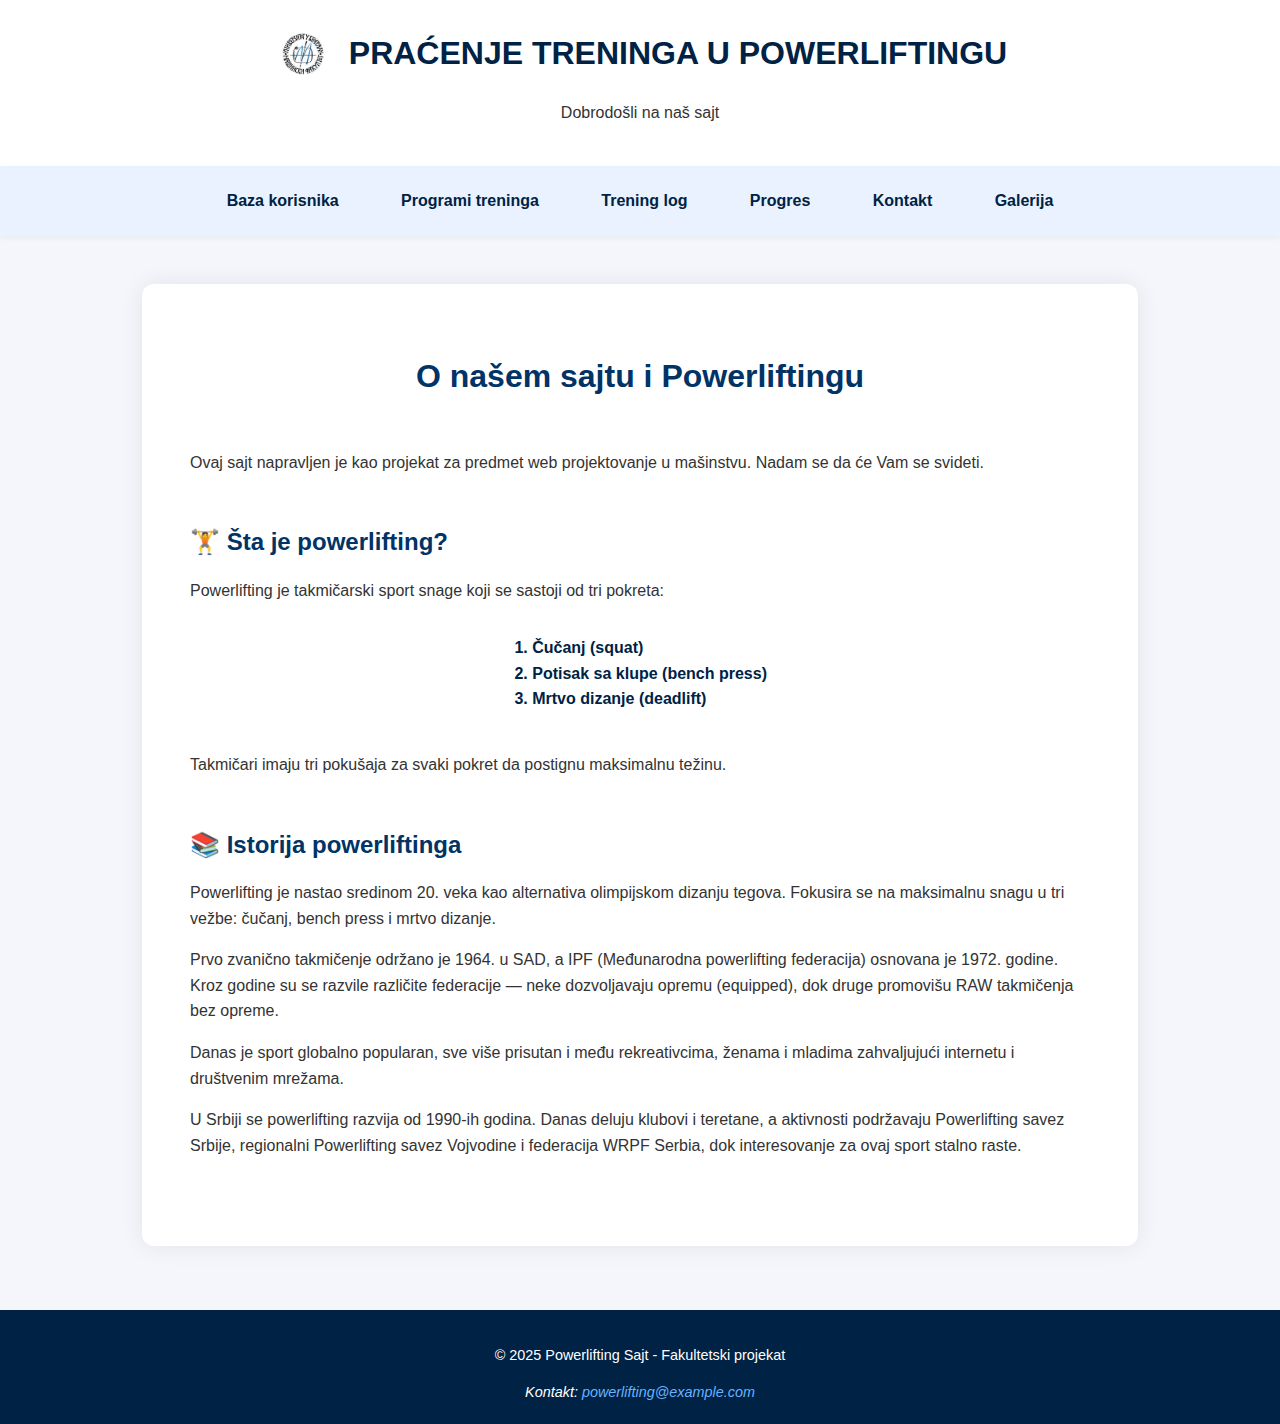
<file: index.html>
<!DOCTYPE html>
<html lang="sr">
<head>
  <meta charset="UTF-8" />
  <meta name="viewport" content="width=device-width, initial-scale=1" />
  <title>Powerlifting Tracker - Praćenje treninga</title>
  <style>
    body {
      font-family: 'Segoe UI', Tahoma, Geneva, Verdana, sans-serif;
      margin: 0;
      background-color: #f4f6fb;
      color: #333;
      line-height: 1.6;
    }

    header {
      background-color: #fff;
      box-shadow: 0 2px 10px rgba(0,0,0,0.1);
      padding: 1.5rem 2rem;
      text-align: center;
    }

    .zaglavlje {
      display: flex;
      align-items: center;
      justify-content: center;
      flex-wrap: wrap;
      gap: 1rem;
    }

    .zaglavlje img {
      height: 60px;
      border-radius: 8px;
    }

    h1 {
      color: #002244;
      font-size: 2rem;
      margin: 0;
    }

    nav {
      background-color: #eaf2ff;
      padding: 0.8rem 0;
      box-shadow: 0 2px 5px rgba(0,0,0,0.05);
    }

    .main-menu {
      list-style: none;
      display: flex;
      justify-content: center;
      flex-wrap: wrap;
      gap: 1.5rem;
      padding: 0;
      margin: 0;
    }

    .main-menu li a {
      text-decoration: none;
      padding: 0.6rem 1.2rem;
      color: #002244;
      border-radius: 8px;
      font-weight: 600;
      transition: background-color 0.4s ease, color 0.4s ease;
      user-select: none;
      cursor: pointer;
      display: inline-block;
    }

    /* Animacija boje prilikom hover i click */
    .main-menu li a:hover {
      background-color: #b8d1ff;
      color: #000;
    }
    .main-menu li a:active {
      background-color: #84b0ff;
      color: #001833;
      transition: background-color 0.2s ease;
    }

    main {
      max-width: 900px;
      margin: 3rem auto 4rem;
      background-color: #fff;
      padding: 2.5rem 3rem;
      border-radius: 12px;
      box-shadow: 0 0 25px rgba(0,0,0,0.08);
    }

    article h2 {
      text-align: center;
      color: #003366;
      margin-bottom: 2rem;
      font-size: 2rem;
    }

    section {
      margin: 3rem 0;
    }

    section h3 {
      color: #003366;
      font-size: 1.5rem;
      margin-bottom: 1rem;
    }

    .centrirana-lista {
      text-align: center;
      margin-bottom: 1.5rem;
    }

    ol {
      display: inline-block;
      text-align: left;
      padding-left: 1.2rem;
      font-weight: 600;
      color: #002244;
    }

    footer {
      background-color: #002244;
      color: white;
      text-align: center;
      padding: 1.2rem;
      font-size: 0.9rem;
      user-select: none;
    }

    footer a {
      color: #66b2ff;
      text-decoration: none;
      transition: color 0.3s ease;
    }

    footer a:hover {
      color: #aaddff;
      text-decoration: underline;
    }

    /* Link u tekstu */
    a {
      color: #66b2ff;
      text-decoration: none;
      transition: color 0.3s ease;
    }
    a:hover {
      color: #004a99;
      text-decoration: underline;
    }
  </style>
</head>
<body>

<header>
  <div class="zaglavlje">
    <img src="image1.jpg" alt="Powerlifting logo" />
    <h1>PRAĆENJE TRENINGA U POWERLIFTINGU</h1>
  </div>
  <p>Dobrodošli na naš sajt</p>
</header>

<nav>
  <ul class="main-menu">
    <li><a href="register.html">Baza korisnika</a></li>
    <li><a href="programi.html">Programi treninga</a></li>
    <li><a href="import-export.html">Trening log</a></li>
    <li><a href="progres.html">Progres</a></li>
    <li><a href="kontakt.html">Kontakt</a></li>
    <li><a href="galerija.html">Galerija</a></li>
  </ul>
</nav>

<main>
  <article>
    <h2>O našem sajtu i Powerliftingu</h2>

    <section>
      <p>Ovaj sajt napravljen je kao projekat za predmet web projektovanje u mašinstvu. Nadam se da će Vam se svideti.</p>
    </section>

    <section>
      <h3>🏋 Šta je powerlifting?</h3>
      <p>Powerlifting je takmičarski sport snage koji se sastoji od tri pokreta:</p>
      <div class="centrirana-lista">
        <ol>
          <li>Čučanj (squat)</li>
          <li>Potisak sa klupe (bench press)</li>
          <li>Mrtvo dizanje (deadlift)</li>
        </ol>
      </div>
      <p>Takmičari imaju tri pokušaja za svaki pokret da postignu maksimalnu težinu.</p>
    </section>

    <section>
      <h3>📚 Istorija powerliftinga</h3>
      <p>
        Powerlifting je nastao sredinom 20. veka kao alternativa olimpijskom dizanju tegova. Fokusira se na maksimalnu snagu u tri vežbe: čučanj, bench press i mrtvo dizanje.
      </p>
      <p>
        Prvo zvanično takmičenje održano je 1964. u SAD, a IPF (Međunarodna powerlifting federacija) osnovana je 1972. godine. Kroz godine su se razvile različite federacije — neke dozvoljavaju opremu (equipped), dok druge promovišu RAW takmičenja bez opreme.
      </p>
      <p>
        Danas je sport globalno popularan, sve više prisutan i među rekreativcima, ženama i mladima zahvaljujući internetu i društvenim mrežama.
      </p>
      <p>
        U Srbiji se powerlifting razvija od 1990-ih godina. Danas deluju klubovi i teretane, a aktivnosti podržavaju Powerlifting savez Srbije, regionalni Powerlifting savez Vojvodine i federacija WRPF Serbia, dok interesovanje za ovaj sport stalno raste.
      </p>
    </section>
  </article>
</main>

<footer>
  <div class="footer-content">
    <p>&copy; 2025 Powerlifting Sajt - Fakultetski projekat</p>
    <address>
      Kontakt: <a href="mailto:powerlifting@example.com">powerlifting@example.com</a>
    </address>
  </div>
</footer>

</body>
</html>
</file>
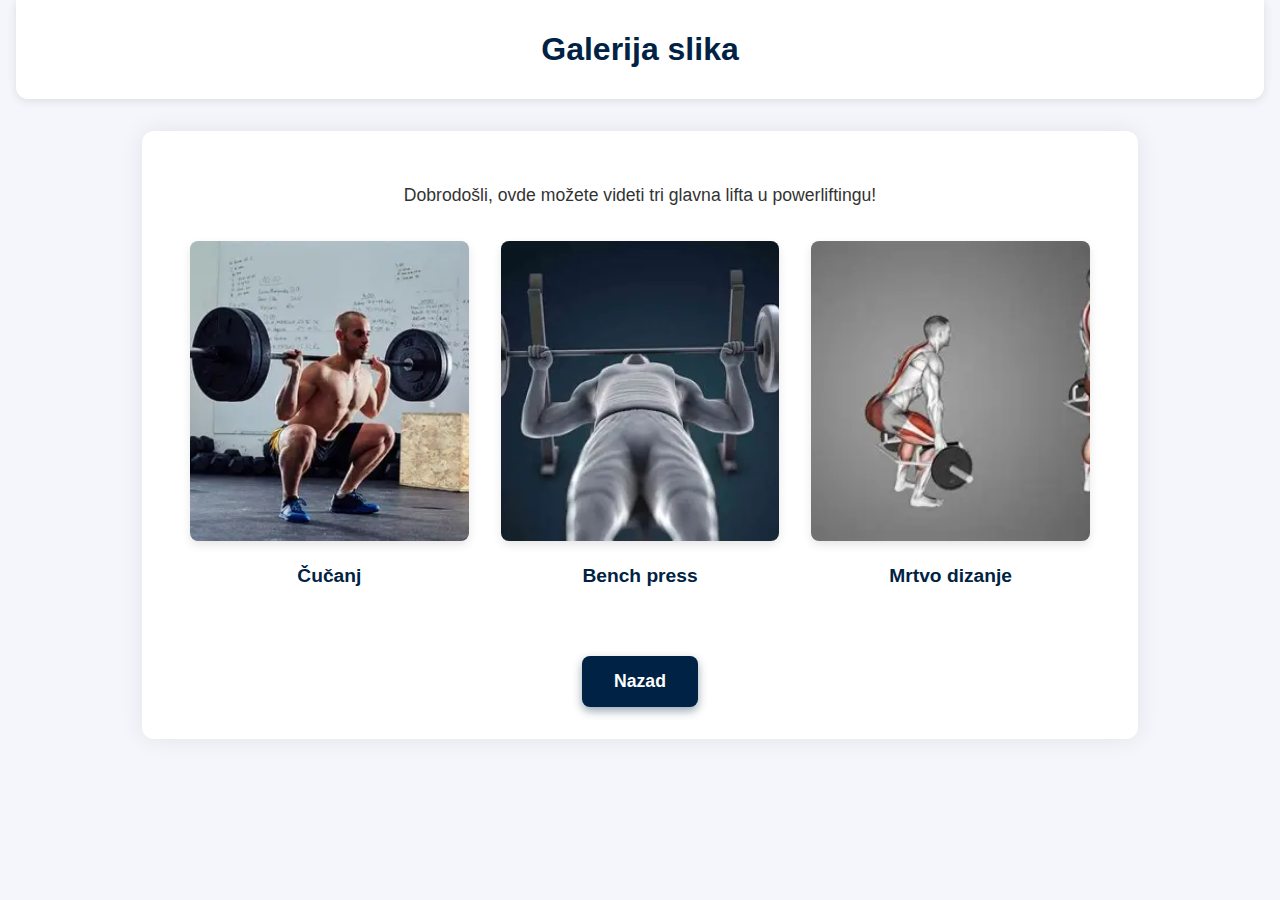
<file: galerija.html>
<!DOCTYPE html>
<html lang="sr">
<head>
  <meta charset="UTF-8" />
  <title>Galerija</title>
  <style>
    body {
      font-family: 'Segoe UI', Tahoma, Geneva, Verdana, sans-serif;
      margin: 0;
      background-color: #f4f6fb;
      color: #333;
      line-height: 1.6;
      padding: 0 1rem 2rem;
    }

    header {
      background-color: #fff;
      box-shadow: 0 2px 10px rgba(0,0,0,0.1);
      padding: 1.5rem 2rem;
      text-align: center;
      border-radius: 0 0 12px 12px;
      margin-bottom: 2rem;
    }

    header h1 {
      margin: 0;
      color: #002244;
      font-size: 2rem;
    }

    main {
      max-width: 900px;
      margin: 0 auto;
      background-color: #fff;
      padding: 2rem 3rem;
      border-radius: 12px;
      box-shadow: 0 0 25px rgba(0,0,0,0.08);
      text-align: center;
    }

    main p {
      margin-bottom: 1.5rem;
      font-size: 1.1rem;
    }

    /* Grid galerija sa 3 kolone */
    .galerija {
      display: grid;
      grid-template-columns: repeat(3, 1fr);
      gap: 2rem;
      justify-items: center;
      margin: 2rem 0;
    }

    .galerija-item {
      max-width: 300px;
      text-align: center;
    }

    .galerija-item img {
      width: 100%;
      height: 300px;
      object-fit: cover;
      border-radius: 8px;
      box-shadow: 0 4px 10px rgba(0,0,0,0.1);
      transition: transform 0.3s ease, box-shadow 0.3s ease;
      cursor: pointer;
    }

    .galerija-item img:hover {
      transform: scale(1.05);
      box-shadow: 0 8px 20px rgba(0,0,0,0.2);
    }

    .caption {
      margin-top: 0.8rem;
      font-weight: 600;
      color: #002244;
      font-size: 1.2rem;
      user-select: none;
    }

    /* Animirano dugme nazad */
    .btn-nazad {
      display: inline-block;
      margin-top: 2rem;
      padding: 0.7rem 2rem;
      background-color: #002244;
      color: #fff;
      font-weight: 600;
      font-size: 1.1rem;
      border: none;
      border-radius: 8px;
      cursor: pointer;
      user-select: none;
      transition: background-color 0.4s ease, color 0.4s ease;
      text-decoration: none;
      box-shadow: 0 4px 10px rgba(0,34,68,0.4);
    }

    .btn-nazad:hover {
      background-color: #0055cc;
      box-shadow: 0 6px 15px rgba(0,85,204,0.6);
      color: #e0eaff;
      transition: background-color 0.3s ease;
    }

    .btn-nazad:active {
      background-color: #001a40;
      box-shadow: 0 2px 6px rgba(0,26,64,0.8);
      transition: background-color 0.2s ease;
    }

    /* Responsive za manje ekrane */
    @media (max-width: 700px) {
      .galerija {
        grid-template-columns: 1fr;
      }
    }
  </style>
</head>
<body>
  <header>
    <h1>Galerija slika</h1>
  </header>

  <main>
    <p>Dobrodošli, ovde možete videti tri glavna lifta u powerliftingu!</p>

    <div class="galerija">
      <div class="galerija-item">
        <img src="image3.jpg" alt="Čučanj" />
        <div class="caption">Čučanj</div>
      </div>
      <div class="galerija-item">
        <img src="image4.jpg" alt="Bench press" />
        <div class="caption">Bench press</div>
      </div>
      <div class="galerija-item">
        <img src="image2.jpg" alt="Mrtvo dizanje" />
        <div class="caption">Mrtvo dizanje</div>
      </div>
    </div>

    <a href="index.html" class="btn-nazad">Nazad</a>
  </main>
</body>
</html>
</file>
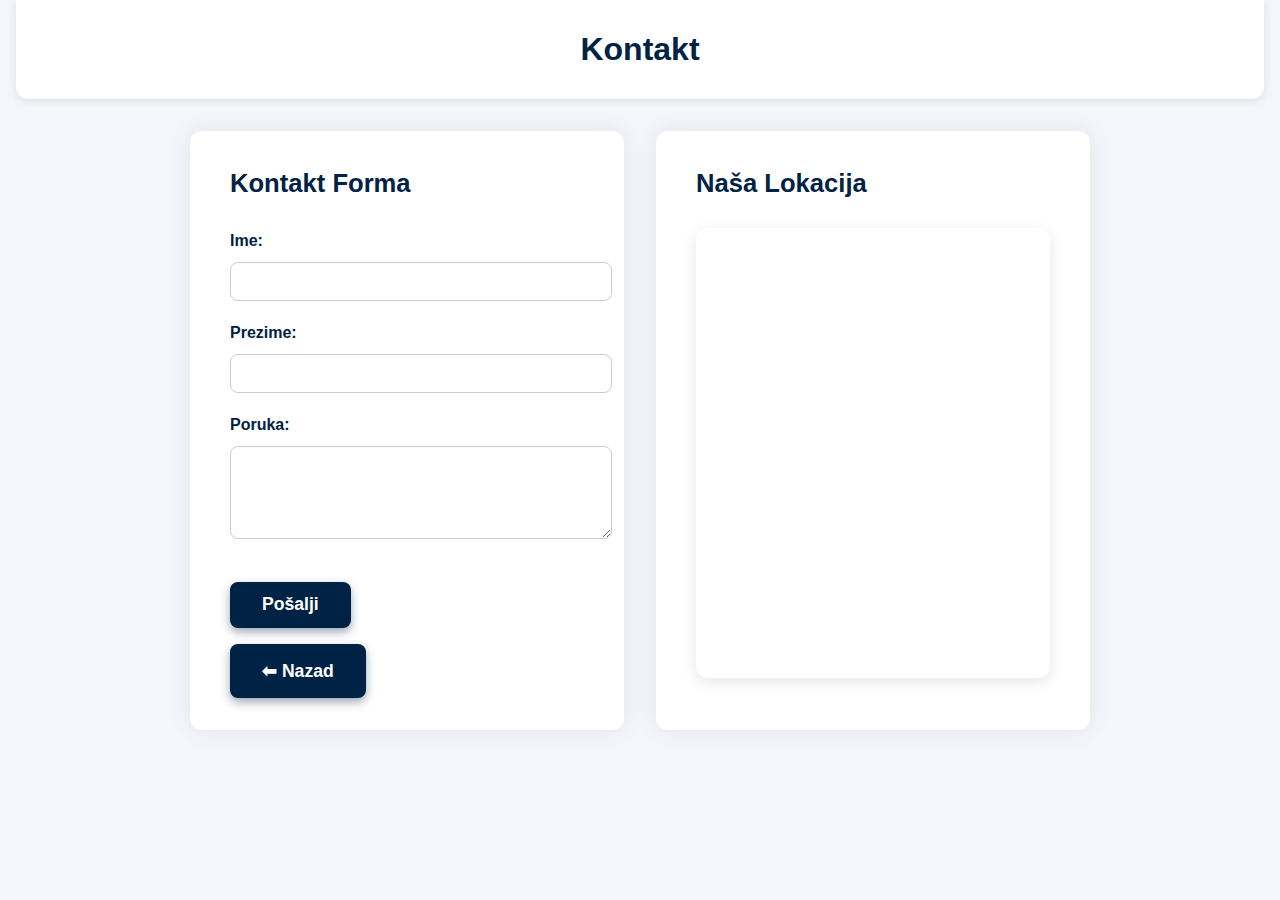
<file: kontakt.html>
<!DOCTYPE html>
<html lang="sr">
<head>
  <meta charset="UTF-8" />
  <meta name="viewport" content="width=device-width, initial-scale=1" />
  <title>Kontakt</title>
  <style>
    body {
      font-family: 'Segoe UI', Tahoma, Geneva, Verdana, sans-serif;
      margin: 0;
      background-color: #f4f6fb;
      color: #333;
      padding: 0 1rem 2rem;
      line-height: 1.6;
    }
    header {
      background-color: #fff;
      box-shadow: 0 2px 10px rgba(0,0,0,0.1);
      padding: 1.5rem 2rem;
      text-align: center;
      border-radius: 0 0 12px 12px;
      margin-bottom: 2rem;
    }
    header h1 {
      margin: 0;
      color: #002244;
      font-size: 2rem;
    }
    .main-container {
      max-width: 900px;
      margin: 0 auto;
      display: flex;
      gap: 2rem;
      flex-wrap: wrap;
      justify-content: center;
    }
    .container {
      background: #fff;
      padding: 2rem 2.5rem;
      border-radius: 12px;
      box-shadow: 0 0 25px rgba(0,0,0,0.08);
      flex: 1 1 400px;
      min-width: 320px;
      box-sizing: border-box;
    }
    h2 {
      color: #002244;
      margin-top: 0;
      margin-bottom: 1.5rem;
      font-size: 1.6rem;
      user-select: none;
    }
    form {
      display: flex;
      flex-direction: column;
    }
    .form-group {
      margin-bottom: 1.2rem;
      text-align: left;
    }
    label {
      display: block;
      margin-bottom: 0.5rem;
      font-weight: 600;
      color: #002244;
    }
    input[type="text"],
    textarea {
      width: 100%;
      padding: 0.6rem 0.8rem;
      font-size: 1rem;
      border: 1px solid #ccc;
      border-radius: 8px;
      transition: border-color 0.3s ease;
      font-family: inherit;
      resize: vertical;
    }
    input[type="text"]:focus,
    textarea:focus {
      border-color: #0055cc;
      outline: none;
      box-shadow: 0 0 5px rgba(0,85,204,0.5);
    }
    button[type="submit"], .btn-back {
      background-color: #002244;
      color: white;
      border: none;
      padding: 0.8rem 2rem;
      font-size: 1.1rem;
      font-weight: 600;
      border-radius: 8px;
      cursor: pointer;
      transition: background-color 0.4s ease, box-shadow 0.4s ease;
      box-shadow: 0 4px 10px rgba(0,34,68,0.4);
      user-select: none;
      align-self: flex-start;
      margin-top: 1rem;
      text-decoration: none;
      display: inline-block;
      text-align: center;
    }
    button[type="submit"]:hover, .btn-back:hover {
      background-color: #0055cc;
      box-shadow: 0 6px 15px rgba(0,85,204,0.6);
    }
    button[type="submit"]:active, .btn-back:active {
      background-color: #001a40;
      box-shadow: 0 2px 6px rgba(0,26,64,0.8);
    }
    iframe {
      width: 100%;
      height: 450px;
      border: 0;
      border-radius: 12px;
      box-shadow: 0 4px 15px rgba(0,0,0,0.1);
      transition: box-shadow 0.3s ease;
    }
    iframe:hover {
      box-shadow: 0 6px 25px rgba(0,0,0,0.2);
    }
    @media (max-width: 800px) {
      .main-container {
        flex-direction: column;
      }
    }
  </style>
</head>
<body>

<header>
  <h1>Kontakt</h1>
</header>

<div class="main-container">
  <div class="container">
    <h2>Kontakt Forma</h2>
    <form onsubmit="handleSubmit(event)">
      <div class="form-group">
        <label for="ime">Ime:</label>
        <input type="text" id="ime" name="ime" required />
      </div>
      <div class="form-group">
        <label for="prezime">Prezime:</label>
        <input type="text" id="prezime" name="prezime" required />
      </div>
      <div class="form-group">
        <label for="poruka">Poruka:</label>
        <textarea id="poruka" name="poruka" rows="4" required></textarea>
      </div>
      <button type="submit">Pošalji</button>
      <a href="index.html" class="btn-back" role="button">⬅ Nazad</a>
    </form>
  </div>

  <div class="container">
    <h2>Naša Lokacija</h2>
    <iframe
      src="https://www.google.com/maps/embed?pb=!1m18!1m12!1m3!1d3763.630686680903!2d20.3815079124369!3d44.800841977332404!2m3!1f0!2f0!3f0!3m2!1i1024!2i768!4f13.1!3m3!1m2!1s0x475a6f1a9d80c40d%3A0x92fd461e13c27938!2sIron%20Republic%20Novi%20Beograd%2000-24!5e1!3m2!1ssr!2srs!4v1750703902955!5m2!1ssr!2srs"
      allowfullscreen=""
      loading="lazy"
      referrerpolicy="no-referrer-when-downgrade"
      title="Iron Republic Novi Beograd"
    ></iframe>
  </div>
</div>

<script>
  function handleSubmit(e) {
    e.preventDefault();
    alert('Poruka poslata! Hvala na kontaktu.');
    e.target.reset();
  }
</script>

</body>
</html>
</file>
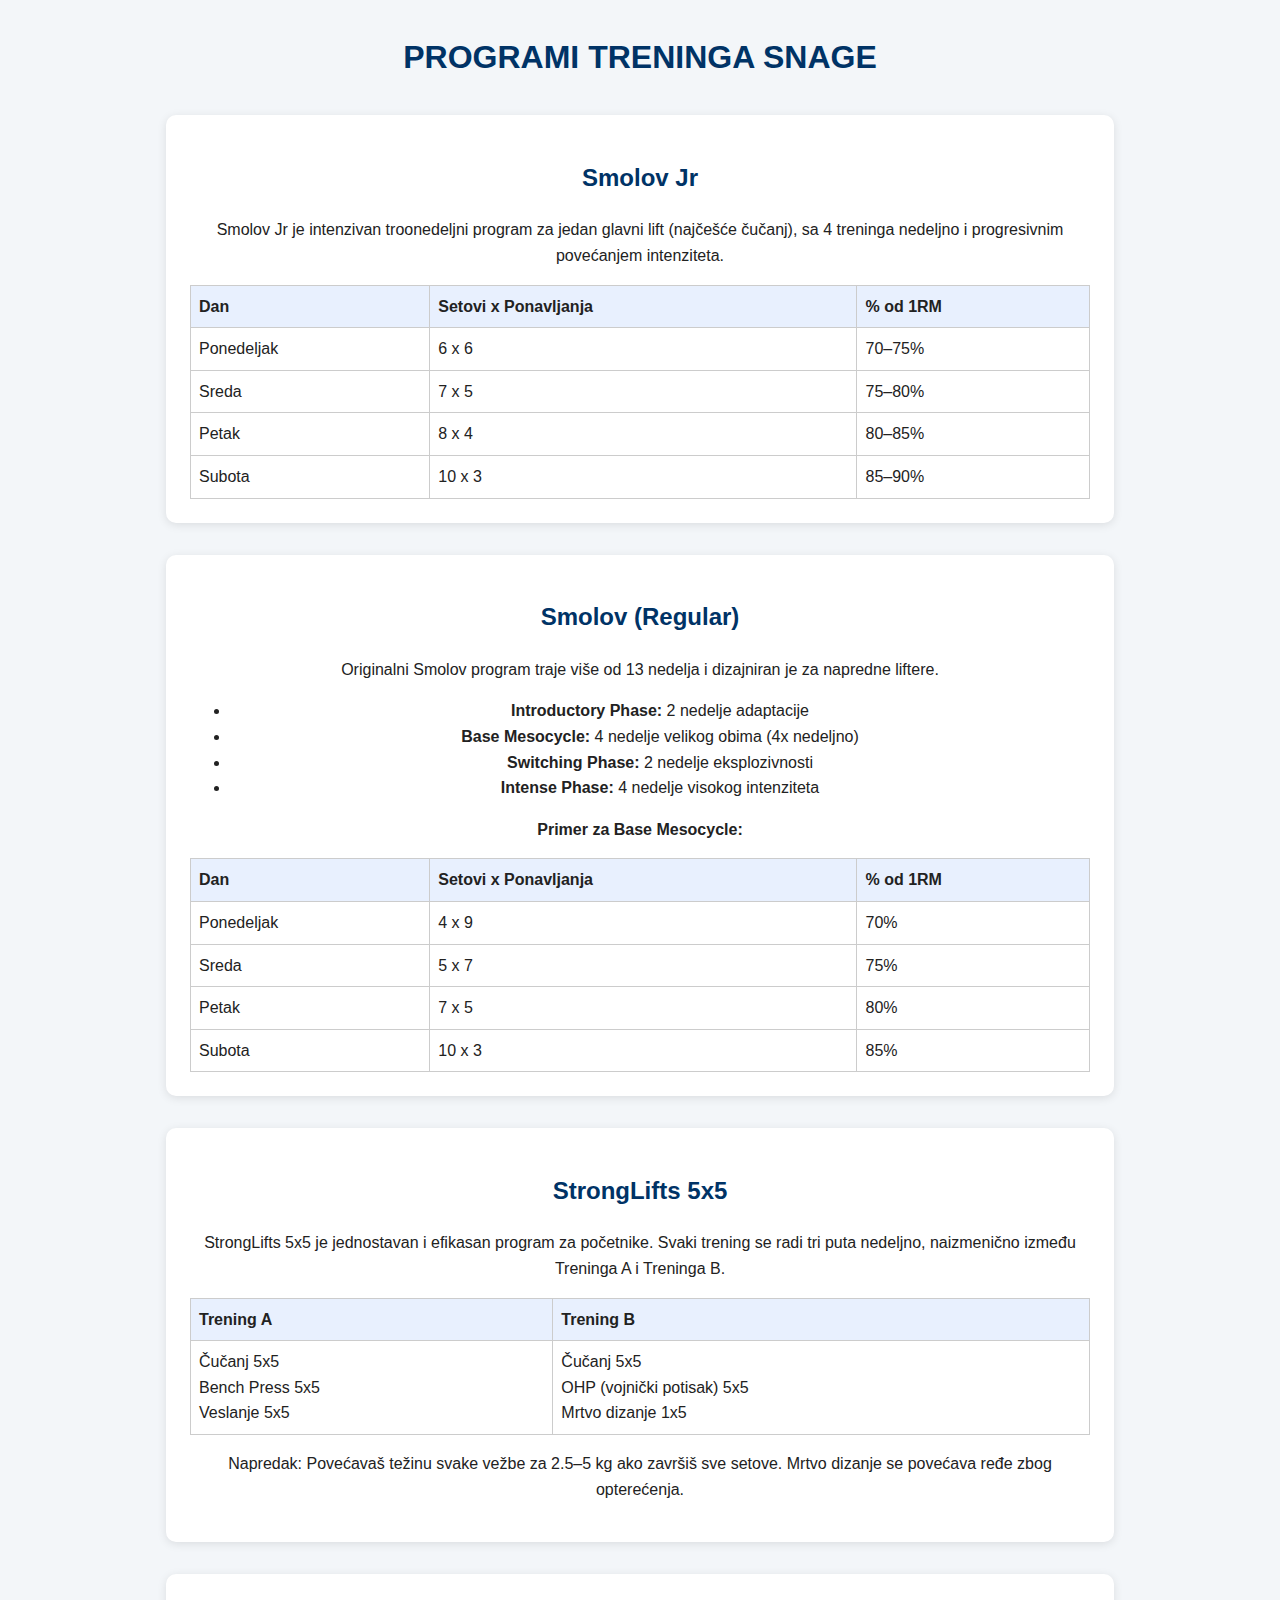
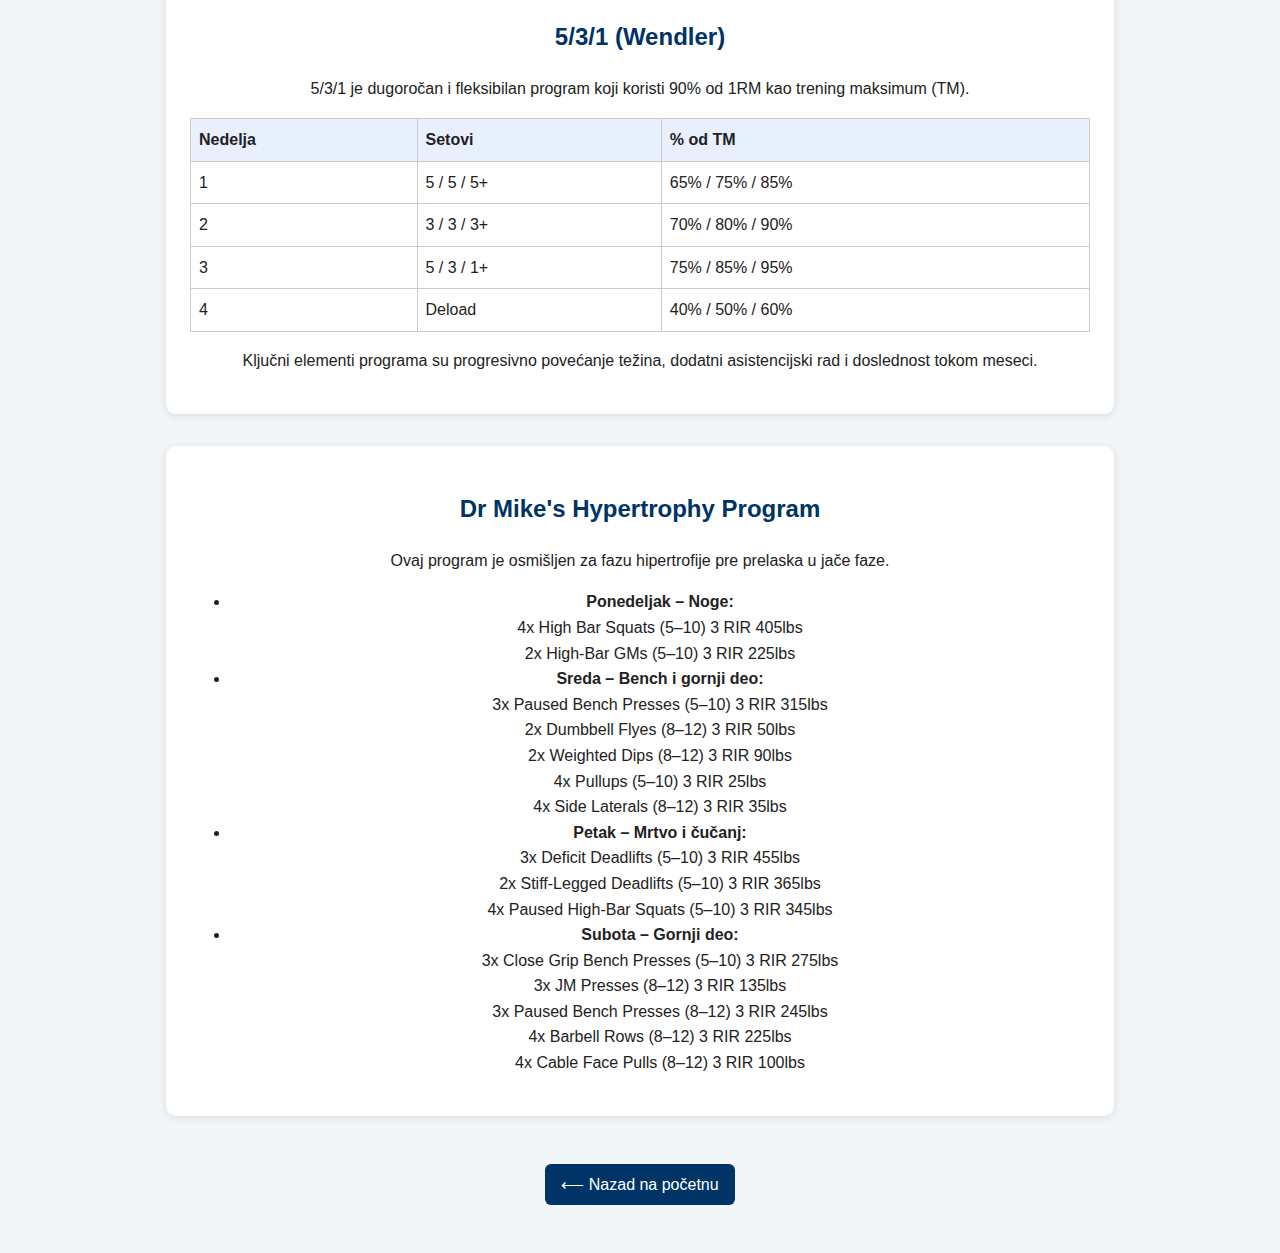
<file: programi.html>
<!DOCTYPE html>
<html lang="sr">
<head>
  <meta charset="UTF-8">
  <title>Programi treninga</title>
  <link rel="stylesheet" href="style.css">
  <style>
    body {
      font-family: 'Segoe UI', sans-serif;
      background-color: #f3f6f9;
      color: #222;
      padding: 2rem;
      line-height: 1.6;
    }
    h1, h2 {
      text-align: center;
      color: #003366;
    }
    section {
      background-color: #ffffff;
      padding: 1.5rem;
      margin: 2rem auto;
      border-radius: 10px;
      box-shadow: 0 2px 10px rgba(0,0,0,0.1);
      max-width: 900px;
    }
    table {
      width: 100%;
      border-collapse: collapse;
      margin-top: 1rem;
    }
    th, td {
      border: 1px solid #ccc;
      padding: 0.5rem;
      text-align: left;
    }
    th {
      background-color: #e8f0fe;
    }
    input[type="number"] {
      padding: 0.3rem;
      width: 100px;
      margin-left: 1rem;
    }
    button {
      padding: 0.4rem 1rem;
      background-color: #003366;
      color: white;
      border: none;
      border-radius: 5px;
      cursor: pointer;
      margin-left: 1rem;
    }
    button:hover {
      background-color: #00509e;
    }
    pre {
      background-color: #f9f9f9;
      padding: 1rem;
      border-left: 4px solid #003366;
      overflow-x: auto;
    }
    .nazad {
      display: block;
      width: max-content;
      margin: 3rem auto 1rem;
      text-align: center;
      padding: 0.5rem 1rem;
      background-color: #003366;
      color: white;
      text-decoration: none;
      border-radius: 6px;
      transition: background-color 0.3s ease;
    }
    .nazad:hover {
      background-color: #00509e;
    }
  </style>
</head>
<body>
  <h1>Programi treninga snage</h1>

  <section>
    <h2>Smolov Jr</h2>
    <p>Smolov Jr je intenzivan troonedeljni program za jedan glavni lift (najčešće čučanj), sa 4 treninga nedeljno i progresivnim povećanjem intenziteta.</p>
    <table>
      <tr><th>Dan</th><th>Setovi x Ponavljanja</th><th>% od 1RM</th></tr>
      <tr><td>Ponedeljak</td><td>6 x 6</td><td>70–75%</td></tr>
      <tr><td>Sreda</td><td>7 x 5</td><td>75–80%</td></tr>
      <tr><td>Petak</td><td>8 x 4</td><td>80–85%</td></tr>
      <tr><td>Subota</td><td>10 x 3</td><td>85–90%</td></tr>
    </table>
  </section>

  <section>
    <h2>Smolov (Regular)</h2>
    <p>Originalni Smolov program traje više od 13 nedelja i dizajniran je za napredne liftere.</p>
    <ul>
      <li><strong>Introductory Phase:</strong> 2 nedelje adaptacije</li>
      <li><strong>Base Mesocycle:</strong> 4 nedelje velikog obima (4x nedeljno)</li>
      <li><strong>Switching Phase:</strong> 2 nedelje eksplozivnosti</li>
      <li><strong>Intense Phase:</strong> 4 nedelje visokog intenziteta</li>
    </ul>
    <p><strong>Primer za Base Mesocycle:</strong></p>
    <table>
      <tr><th>Dan</th><th>Setovi x Ponavljanja</th><th>% od 1RM</th></tr>
      <tr><td>Ponedeljak</td><td>4 x 9</td><td>70%</td></tr>
      <tr><td>Sreda</td><td>5 x 7</td><td>75%</td></tr>
      <tr><td>Petak</td><td>7 x 5</td><td>80%</td></tr>
      <tr><td>Subota</td><td>10 x 3</td><td>85%</td></tr>
    </table>
  </section>

  <section>
    <h2>StrongLifts 5x5</h2>
    <p>StrongLifts 5x5 je jednostavan i efikasan program za početnike. Svaki trening se radi tri puta nedeljno, naizmenično između Treninga A i Treninga B.</p>
    <table>
      <tr><th>Trening A</th><th>Trening B</th></tr>
      <tr>
        <td>
          Čučanj 5x5<br>
          Bench Press 5x5<br>
          Veslanje 5x5
        </td>
        <td>
          Čučanj 5x5<br>
          OHP (vojnički potisak) 5x5<br>
          Mrtvo dizanje 1x5
        </td>
      </tr>
    </table>
    <p>Napredak: Povećavaš težinu svake vežbe za 2.5–5 kg ako završiš sve setove. Mrtvo dizanje se povećava ređe zbog opterećenja.</p>
  </section>

  <section>
    <h2>5/3/1 (Wendler)</h2>
    <p>5/3/1 je dugoročan i fleksibilan program koji koristi 90% od 1RM kao trening maksimum (TM).</p>
    <table>
      <tr><th>Nedelja</th><th>Setovi</th><th>% od TM</th></tr>
      <tr><td>1</td><td>5 / 5 / 5+</td><td>65% / 75% / 85%</td></tr>
      <tr><td>2</td><td>3 / 3 / 3+</td><td>70% / 80% / 90%</td></tr>
      <tr><td>3</td><td>5 / 3 / 1+</td><td>75% / 85% / 95%</td></tr>
      <tr><td>4</td><td>Deload</td><td>40% / 50% / 60%</td></tr>
    </table>
    <p>Ključni elementi programa su progresivno povećanje težina, dodatni asistencijski rad i doslednost tokom meseci.</p>
  </section>

  <section>
    <h2>Dr Mike's Hypertrophy Program</h2>
    <p>Ovaj program je osmišljen za fazu hipertrofije pre prelaska u jače faze.</p>
    <ul>
      <li><strong>Ponedeljak – Noge:</strong><br>
        4x High Bar Squats (5–10) 3 RIR 405lbs<br>
        2x High-Bar GMs (5–10) 3 RIR 225lbs
      </li>
      <li><strong>Sreda – Bench i gornji deo:</strong><br>
        3x Paused Bench Presses (5–10) 3 RIR 315lbs<br>
        2x Dumbbell Flyes (8–12) 3 RIR 50lbs<br>
        2x Weighted Dips (8–12) 3 RIR 90lbs<br>
        4x Pullups (5–10) 3 RIR 25lbs<br>
        4x Side Laterals (8–12) 3 RIR 35lbs
      </li>
      <li><strong>Petak – Mrtvo i čučanj:</strong><br>
        3x Deficit Deadlifts (5–10) 3 RIR 455lbs<br>
        2x Stiff-Legged Deadlifts (5–10) 3 RIR 365lbs<br>
        4x Paused High-Bar Squats (5–10) 3 RIR 345lbs
      </li>
      <li><strong>Subota – Gornji deo:</strong><br>
        3x Close Grip Bench Presses (5–10) 3 RIR 275lbs<br>
        3x JM Presses (8–12) 3 RIR 135lbs<br>
        3x Paused Bench Presses (8–12) 3 RIR 245lbs<br>
        4x Barbell Rows (8–12) 3 RIR 225lbs<br>
        4x Cable Face Pulls (8–12) 3 RIR 100lbs
      </li>
    </ul>
  </section>

  <a href="index.html" class="nazad">⟵ Nazad na početnu</a>
</body>
</html>
</file>
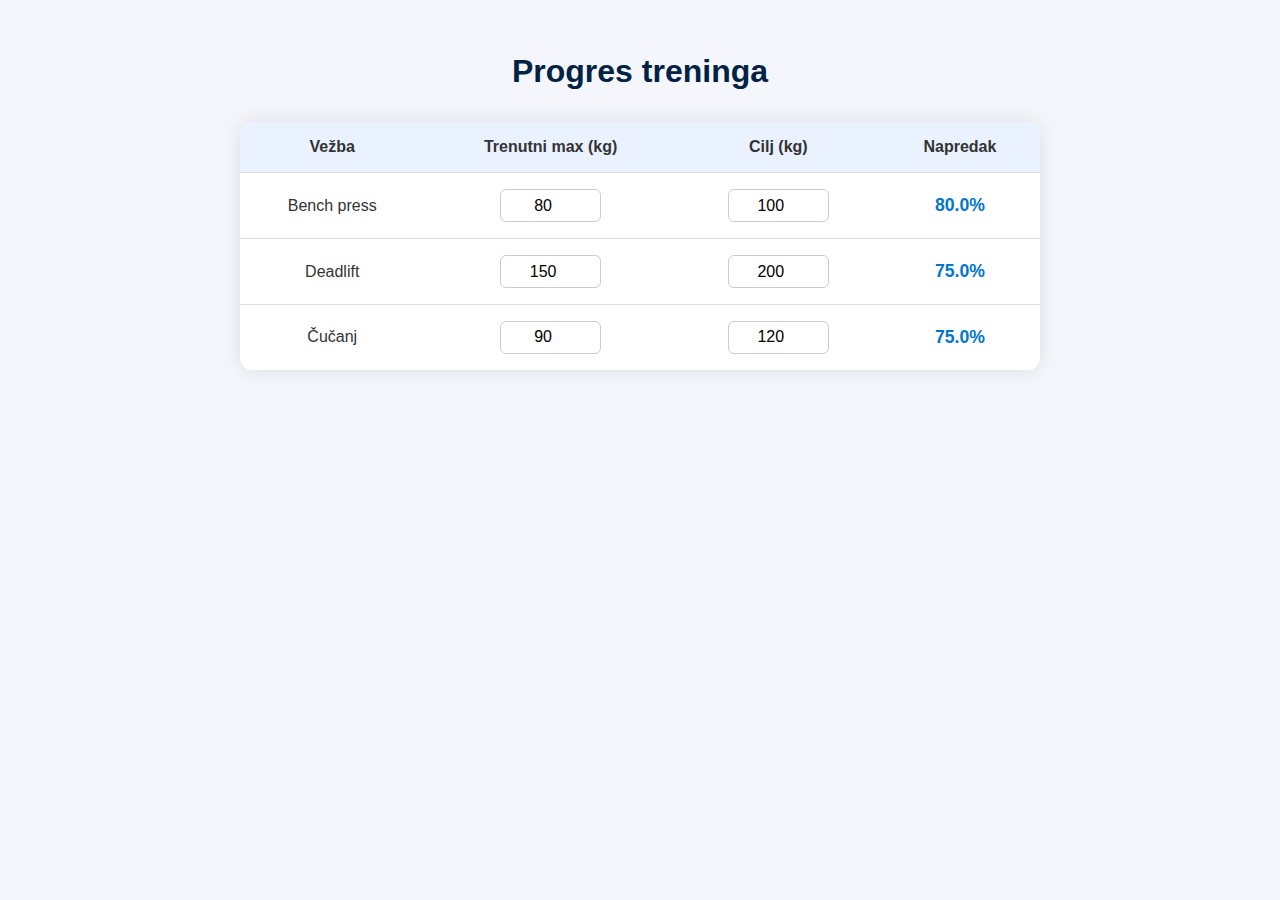
<file: progres.html>
<!DOCTYPE html>
<html lang="sr">
<head>
  <meta charset="UTF-8" />
  <meta name="viewport" content="width=device-width, initial-scale=1" />
  <title>Progres treninga</title>
  <style>
    body {
      font-family: 'Segoe UI', Tahoma, Geneva, Verdana, sans-serif;
      background-color: #f4f6fb;
      color: #333;
      margin: 0;
      padding: 2rem;
    }
    h1 {
      text-align: center;
      color: #002244;
      margin-bottom: 2rem;
      user-select: none;
    }
    table {
      width: 100%;
      max-width: 800px;
      margin: 0 auto;
      border-collapse: collapse;
      background: white;
      border-radius: 12px;
      box-shadow: 0 0 20px rgba(0,0,0,0.1);
      overflow: hidden;
    }
    thead {
      background-color: #eaf2ff;
    }
    th, td {
      padding: 1rem;
      text-align: center;
      border-bottom: 1px solid #ddd;
      user-select: none;
    }
    tbody tr:last-child td {
      border-bottom: none;
    }
    input[type="number"] {
      width: 80px;
      padding: 0.4rem 0.6rem;
      border: 1px solid #ccc;
      border-radius: 6px;
      font-size: 1rem;
      font-family: inherit;
      text-align: center;
      transition: border-color 0.3s ease, box-shadow 0.3s ease;
    }
    input[type="number"]:focus {
      border-color: #0055cc;
      outline: none;
      box-shadow: 0 0 6px rgba(0,85,204,0.5);
      background-color: #f0f7ff;
    }
    .progress-text {
      font-weight: 600;
      font-size: 1.1rem;
      color: #0077cc;
      user-select: text;
    }
  </style>
</head>
<body>

<h1>Progres treninga</h1>

<table>
  <thead>
    <tr>
      <th>Vežba</th>
      <th>Trenutni max (kg)</th>
      <th>Cilj (kg)</th>
      <th>Napredak</th>
    </tr>
  </thead>
  <tbody>
    <tr>
      <td>Bench press</td>
      <td><input type="number" id="bench-current" value="80" min="0"></td>
      <td><input type="number" id="bench-goal" value="100" min="1"></td>
      <td id="bench-progress" class="progress-text">0%</td>
    </tr>
    <tr>
      <td>Deadlift</td>
      <td><input type="number" id="deadlift-current" value="150" min="0"></td>
      <td><input type="number" id="deadlift-goal" value="200" min="1"></td>
      <td id="deadlift-progress" class="progress-text">0%</td>
    </tr>
    <tr>
      <td>Čučanj</td>
      <td><input type="number" id="squat-current" value="90" min="0"></td>
      <td><input type="number" id="squat-goal" value="120" min="1"></td>
      <td id="squat-progress" class="progress-text">0%</td>
    </tr>
  </tbody>
</table>

<script>
  function updateProgress(exercise) {
    const current = document.getElementById(`${exercise}-current`);
    const goal = document.getElementById(`${exercise}-goal`);
    const progress = document.getElementById(`${exercise}-progress`);

    function calc() {
      const curVal = parseFloat(current.value) || 0;
      const goalVal = parseFloat(goal.value) || 1;
      let percent = ((curVal / goalVal) * 100).toFixed(1);
      if (percent > 100) percent = 100;
      progress.textContent = percent + '%';
    }

    current.addEventListener('input', calc);
    goal.addEventListener('input', calc);
    calc();
  }

  ['bench', 'deadlift', 'squat'].forEach(updateProgress);
</script>

</body>
</html>
</file>
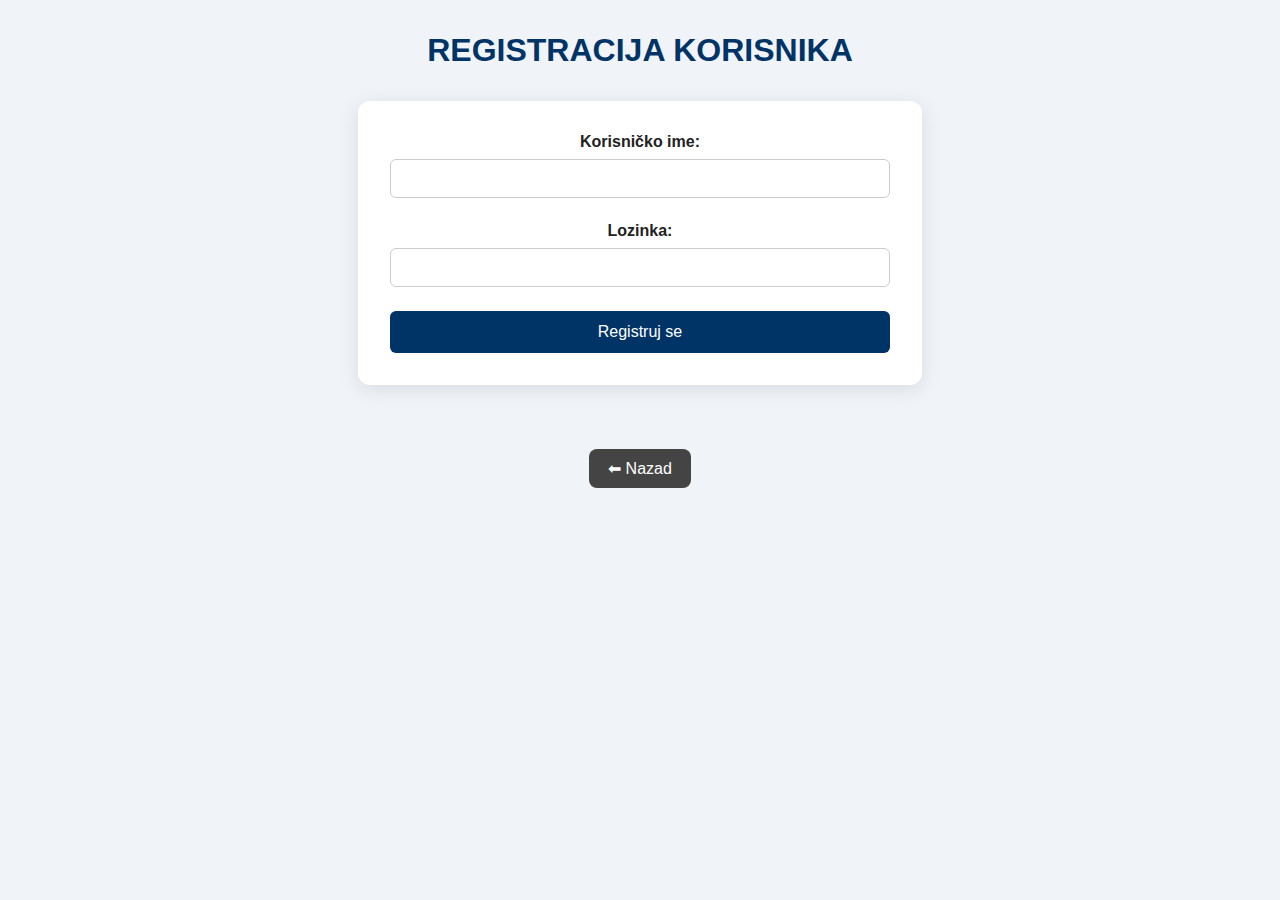
<file: register.html>
<!DOCTYPE html>
<html lang="sr">
<head>
  <meta charset="UTF-8">
  <title>Registracija korisnika</title>
  <link rel="stylesheet" href="style.css">
  <style>
    body {
      font-family: 'Segoe UI', sans-serif;
      background-color: #f0f4f8;
      margin: 0;
      padding: 2rem;
      color: #222;
    }

    h1 {
      text-align: center;
      color: #003366;
    }

    .form-container {
      background: #ffffff;
      max-width: 500px;
      margin: 2rem auto;
      padding: 2rem;
      border-radius: 12px;
      box-shadow: 0 4px 20px rgba(0, 0, 0, 0.1);
    }

    form {
      display: flex;
      flex-direction: column;
    }

    label {
      margin-bottom: 0.5rem;
      font-weight: 600;
    }

    input {
      padding: 0.6rem;
      margin-bottom: 1.5rem;
      border: 1px solid #ccc;
      border-radius: 6px;
      font-size: 1rem;
    }

    button[type="submit"] {
      background-color: #003366;
      color: white;
      border: none;
      padding: 0.75rem;
      border-radius: 6px;
      font-size: 1rem;
      cursor: pointer;
      transition: background-color 0.3s ease;
    }

    button[type="submit"]:hover {
      background-color: #0055aa;
    }

    .back-button {
      display: inline-block;
      margin-top: 2rem;
      text-align: center;
      text-decoration: none;
      color: white;
      background-color: #444;
      padding: 0.6rem 1.2rem;
      border-radius: 8px;
      transition: background-color 0.3s ease, transform 0.3s ease;
    }

    .back-button:hover {
      background-color: #222;
      transform: scale(1.05);
    }

    .center {
      text-align: center;
    }
  </style>
</head>
<body>
  <h1>Registracija korisnika</h1>

  <div class="form-container">
    <form onsubmit="event.preventDefault(); alert('Uspešno ste se registrovali!');">
      <label for="new-username">Korisničko ime:</label>
      <input type="text" id="new-username" name="new-username" required>

      <label for="new-password">Lozinka:</label>
      <input type="password" id="new-password" name="new-password" required>

      <button type="submit">Registruj se</button>
    </form>
  </div>

  <div class="center">
    <a href="index.html" class="back-button">⬅ Nazad</a>
  </div>
</body>
</html>
</file>
<file: style.css>
body {
    font-family: sans-serif;
    margin: 0;
    padding: 0;
    text-align: center;
    background-color: white;
}
header {
    padding: 20px;
}

.zaglavlje {
    display: flex;
    align-items: center;
    justify-content: center;
    gap: 20px;
}

.zaglavlje img {
    width: 200px;
    height: auto;
}

h1 {
    margin: 0;
    text-transform: uppercase;
}

nav {
    margin: 20px 0;
}

.main-menu {
    list-style: none;
    padding: 0;
    display: flex;
    justify-content: center;
    gap: 15px;
}

.main-menu li {
    display: inline;
}

.main-menu a {
    text-decoration: none;
    color: #333;
    font-weight: bold;
}

main {
    max-width: 800px;
    margin: 20px auto;
    padding: 0 20px;
    line-height: 1.6;
}

.centrirana-lista {
    text-align: center;
}

.centrirana-lista ol {
    display: inline-block;
    text-align: left;
}

footer {
    background: #f4f4f4;
    padding: 20px;
    text-align: center;
    margin-top: 20px;
}

.footer-content p,
.footer-content address {
    margin: 5px 0;
}
</file>
